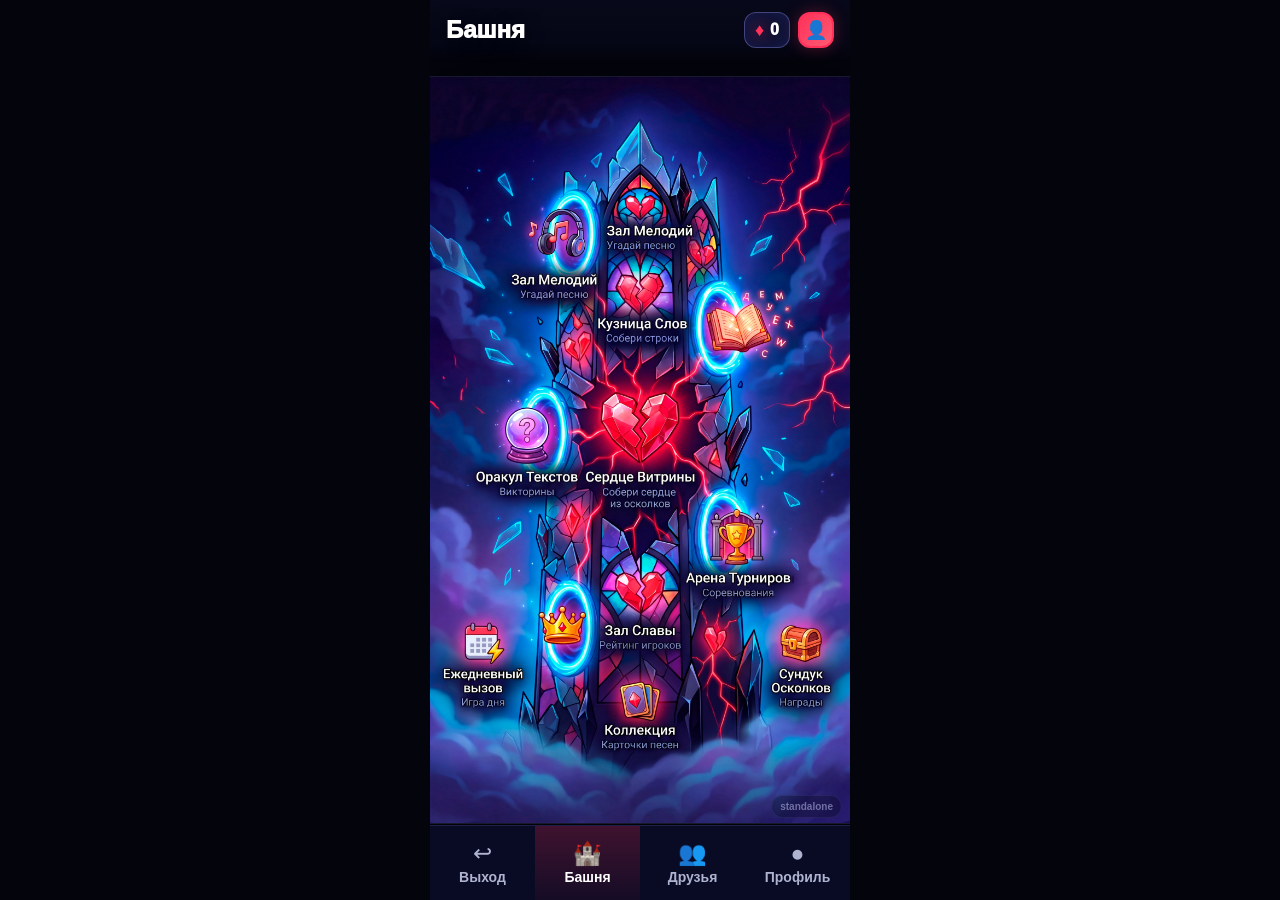
<file: index.html>
<!doctype html>
<html lang="ru">
<head>
  <meta charset="UTF-8">
  <meta name="viewport" content="width=device-width,initial-scale=1,viewport-fit=cover">
  <meta name="color-scheme" content="dark">
  <meta name="theme-color" content="#07091a">
  <title>Башня · Game Center</title>
  <meta name="description" content="Музыкальный игровой центр Витрина Разбита">
  <link rel="stylesheet" href="./styles.css">
</head>
<body data-mode="play">
  <main class="bt-app" id="app">
    <section class="bt-scene" id="scene" aria-label="Башня">
      
      <!-- Верхнее меню теперь привязано к экрану, а не к картинке башни -->
      <header class="bt-topbar" aria-label="Профиль Game Center">
        <div class="bt-title">
          <h1>Башня</h1>
        </div>
        <div class="bt-profile">
          <div class="bt-shards">
            <span class="bt-shard-icon">♦</span>
            <b id="shards-count">0</b>
            <small>осколков</small>
          </div>
          <div class="bt-avatar" id="avatar-box">👤</div>
        </div>
      </header>

      <!-- Мир (сама картинка и кликабельные зоны) -->
      <div class="bt-world" id="world">
        <img class="bt-bg" id="bg-image" src="./assets/tower/bg.webp" alt="Башня" decoding="async" fetchpriority="high">

        <button class="bt-hotspot hotspot-melody" type="button" data-door="melody" aria-label="Зал Мелодий"></button>
        <button class="bt-hotspot hotspot-words" type="button" data-door="words" aria-label="Кузница Слов"></button>
        <button class="bt-hotspot hotspot-oracle" type="button" data-door="oracle" aria-label="Оракул Текстов"></button>
        <button class="bt-hotspot hotspot-heart" type="button" data-door="heart" aria-label="Сердце Витрины"></button>
        <button class="bt-hotspot hotspot-arena" type="button" data-door="arena" aria-label="Арена Турниров"></button>
        <button class="bt-hotspot hotspot-fame" type="button" data-door="fame" aria-label="Зал Славы"></button>
        <button class="bt-hotspot hotspot-daily" type="button" data-door="daily" aria-label="Ежедневный вызов"></button>
        <button class="bt-hotspot hotspot-chest" type="button" data-door="chest" aria-label="Сундук Осколков"></button>
        <button class="bt-hotspot hotspot-collection" type="button" data-door="collection" aria-label="Коллекция"></button>
      </div>

      <!-- Нижнее меню привязано к низу экрана -->
      <footer class="bt-nav" aria-label="Навигация Game Center">
        <button class="bt-nav-item nav-exit" type="button" id="exit-game" aria-label="Выход">
          <span>↩</span>
          <b>Выход</b>
        </button>
        <button class="bt-nav-item is-active" type="button" data-tab="tower" id="nav-tower" aria-label="Башня">
          <span>🏰</span>
          <b>Башня</b>
        </button>
        <button class="bt-nav-item" type="button" data-tab="friends" id="nav-friends" aria-label="Друзья">
          <span>👥</span>
          <b>Друзья</b>
        </button>
        <button class="bt-nav-item" type="button" data-door="nav:profile" aria-label="Профиль">
          <span>●</span>
          <b>Профиль</b>
        </button>
      </footer>

      <div class="bt-bridge-pill" id="bridge-pill">bridge: wait</div>
      <div class="bt-toast" id="toast" hidden></div>
    </section>
  </main>

  <script src="./src/app.js" defer></script>
</body>
</html>
</file>
<file: styles.css>
:root{--bt-bg:#07091a;--bt-white:#fff;--bt-red:#ff3159;--bt-cyan:#25e8ff;--bt-muted:#aeb3d0}
*{box-sizing:border-box}
html,body{width:100%;height:100%;margin:0;background:#03040c;color:var(--bt-white);font-family:-apple-system,BlinkMacSystemFont,"Segoe UI",Roboto,sans-serif;overflow:hidden;overscroll-behavior:none}
body{position:fixed;inset:0}
button{font:inherit;color:inherit;-webkit-tap-highlight-color:transparent}
.bt-app,.bt-scene{position:fixed;inset:0;width:100vw;height:100dvh;overflow:hidden;background:#03040c}
.bt-scene{display:grid;place-items:center;touch-action:pan-y;user-select:none;isolation:isolate;width:100%;max-width:420px;margin:0 auto;position:relative}
body[data-mode="play"] .bt-scene{touch-action:none}
.bt-world{position:absolute;left:50%;top:50%;width:min(100vw,calc(100dvh * 9 / 16));height:min(100dvh,calc(100vw * 16 / 9));aspect-ratio:9/16;transform:translate3d(-50%,-50%,0);overflow:hidden;background:#07091a;box-shadow:0 0 0 1px rgba(123,130,210,.18),0 22px 80px rgba(0,0,0,.55)}
.bt-bg{position:absolute;inset:0;z-index:1;width:100%;height:100%;display:block;object-fit:fill;object-position:center center;user-select:none;pointer-events:none}
.bt-topbar{position:absolute;left:0;right:0;top:0;z-index:20;display:flex;align-items:center;justify-content:space-between;gap:10px;padding:calc(12px + env(safe-area-inset-top)) 16px 14px;background:linear-gradient(180deg,rgba(7,8,25,1),rgba(7,8,25,.8) 70%,transparent);border-bottom:none;opacity:0;pointer-events:none;transform:translateY(-8px);transition:opacity .18s ease,transform .18s ease}
body[data-mode="play"] .bt-topbar{opacity:1;pointer-events:auto;transform:translateY(0)}
.bt-title{min-width:0}
.bt-title h1{margin:0;font-size:24px;line-height:1;font-weight:950;text-shadow:0 4px 18px rgba(0,0,0,.5)}
.bt-profile{display:flex;align-items:center;gap:8px;flex-shrink:0}
.bt-shards{min-width:auto;min-height:36px;display:grid;grid-template-columns:auto auto;align-items:center;column-gap:6px;padding:4px 10px;border-radius:12px;background:rgba(19,21,58,.74);border:1px solid rgba(111,119,200,.52);box-shadow:inset 0 0 18px rgba(55,74,185,.2)}
.bt-shard-icon{color:var(--bt-red);font-size:18px;line-height:1;text-shadow:0 0 14px rgba(255,49,89,.75)}
.bt-shards b{font-size:16px;line-height:1;font-weight:950}
.bt-shards small{display:none}
.bt-avatar{width:36px;height:36px;border-radius:12px;display:grid;place-items:center;overflow:hidden;background:linear-gradient(135deg,#ff3159,#ff5a72);border:2px solid #ff3159;box-shadow:0 0 16px rgba(255,49,89,.3);font-size:18px}
.bt-avatar img{width:100%;height:100%;display:block;object-fit:cover}
.bt-hotspot,.bt-nav-item{position:absolute;z-index:15;border:0;padding:0;margin:0;background:transparent;cursor:pointer;transform:translate(-50%,-50%);border-radius:22px}
.bt-hotspot{pointer-events:none}
body[data-mode="play"] .bt-hotspot{pointer-events:auto}
.bt-hotspot:focus-visible,.bt-nav-item:focus-visible{outline:2px solid rgba(37,232,255,.95);outline-offset:2px;box-shadow:0 0 24px rgba(37,232,255,.35)}
body[data-mode="play"] .bt-hotspot:active{background:rgba(37,232,255,.08);box-shadow:0 0 22px rgba(37,232,255,.18)}
.hotspot-melody{left:31%;top:27%;width:34%;height:15%}
.hotspot-words{left:62%;top:33%;width:34%;height:15%}
.hotspot-oracle{left:23%;top:48%;width:34%;height:15%}
.hotspot-heart{left:51%;top:58%;width:34%;height:16%}
.hotspot-arena{left:78%;top:57%;width:34%;height:15%}
.hotspot-fame{left:46%;top:72%;width:34%;height:14%}
.hotspot-daily{left:18%;top:78%;width:35%;height:14%}
.hotspot-chest{left:82%;top:79%;width:35%;height:14%}
.hotspot-collection{left:51%;top:88%;width:38%;height:13%}
.bt-nav{position:absolute;left:0;right:0;bottom:0;z-index:22;display:grid;grid-template-columns:repeat(4,1fr);min-height:64px;padding-bottom:env(safe-area-inset-bottom);background:#090a23;border-top:1px solid rgba(111,119,200,.2);opacity:0;pointer-events:none;transform:translateY(10px);transition:opacity .18s ease,transform .18s ease}
body[data-mode="play"] .bt-nav{opacity:1;pointer-events:auto;transform:translateY(0)}
.bt-nav-item{position:relative;inset:auto;transform:none;width:100%;height:100%;min-height:74px;display:flex;flex-direction:column;align-items:center;justify-content:center;gap:5px;color:#aeb3d0;border-radius:0}
.bt-nav-item span{font-size:23px;line-height:1}
.bt-nav-item b{font-size:14px;line-height:1;font-weight:900}
.bt-nav-item:active{background:rgba(255,255,255,.06)}
.bt-nav-item.nav-exit{color:var(--bt-muted);background:transparent}
.bt-nav-item.nav-exit:active{background:rgba(255,49,89,.15);color:#fff}
.bt-nav-item.is-active{color:#fff;background:linear-gradient(180deg,rgba(255,49,89,.22),rgba(255,49,89,.05))}
.bt-bridge-pill{position:absolute;right:8px;bottom:8px;z-index:40;padding:5px 8px;border-radius:999px;background:rgba(3,5,17,.52);border:1px solid rgba(123,130,210,.22);color:#aeb3d0;font-size:10px;font-weight:800;backdrop-filter:blur(6px);opacity:.55;pointer-events:none}
body[data-mode="play"] .bt-bridge-pill{bottom:calc(82px + env(safe-area-inset-bottom))}
.bt-toast{position:absolute;left:50%;bottom:18px;z-index:50;transform:translateX(-50%);max-width:min(360px,calc(100% - 24px));padding:10px 14px;border-radius:16px;background:rgba(6,8,24,.86);border:1px solid rgba(255,49,89,.35);color:#fff;font-size:13px;font-weight:800;text-align:center;box-shadow:0 12px 30px rgba(0,0,0,.35),0 0 24px rgba(255,49,89,.12);backdrop-filter:blur(10px)}
body[data-mode="play"] .bt-toast{bottom:calc(94px + env(safe-area-inset-bottom))}
.bt-toast:not([hidden]){animation:btToastIn .18s ease-out both}
@keyframes btToastIn{
from{opacity:0;transform:translateX(-50%) translateY(10px) scale(.96)}
to{opacity:1;transform:translateX(-50%) translateY(0) scale(1)}
}
@media(max-width:430px){
.bt-world{box-shadow:none}
.bt-bridge-pill{display:none}
.bt-topbar{padding-left:12px;padding-right:12px}
.bt-shards{min-width:86px}
.bt-shards small{display:none}
.bt-avatar{width:46px;height:46px}
}
.bt-panel{position:absolute;left:10px;right:10px;top:84px;bottom:calc(86px + env(safe-area-inset-bottom));z-index:28;overflow:auto;padding:12px;border-radius:24px;background:linear-gradient(180deg,rgba(9,11,34,.96),rgba(5,7,20,.98));border:1px solid rgba(123,130,210,.34);box-shadow:0 20px 60px rgba(0,0,0,.58),inset 0 0 28px rgba(37,232,255,.05);backdrop-filter:blur(10px);-webkit-overflow-scrolling:touch}
.bt-panel[hidden]{display:none}
.bt-panel-head{display:flex;align-items:center;gap:10px;margin-bottom:12px}
.bt-panel-back{width:42px;height:42px;flex-shrink:0;border:1px solid rgba(255,255,255,.12);border-radius:14px;background:rgba(255,255,255,.06);color:#fff;font-size:34px;line-height:1;cursor:pointer}
.bt-panel-head h2{margin:0;font-size:24px;line-height:1;font-weight:950}
.bt-panel-head p{margin:4px 0 0;color:var(--bt-muted);font-size:12px;line-height:1.25}
.bt-games-list{display:grid;gap:10px}
.bt-game-card{width:100%;min-height:118px;display:grid;grid-template-columns:58px 1fr auto;align-items:center;gap:12px;border:1px solid rgba(255,255,255,.1);border-radius:20px;padding:12px;background:radial-gradient(circle at 10% 10%,rgba(255,49,89,.22),transparent 38%),linear-gradient(135deg,rgba(255,49,89,.13),rgba(37,232,255,.06)),rgba(16,20,50,.92);color:#fff;text-align:left;cursor:pointer;box-shadow:0 12px 28px rgba(0,0,0,.28)}
.bt-game-card:active{transform:scale(.985)}
.bt-game-card-soon{opacity:.58;cursor:default}
.bt-game-icon{width:58px;height:58px;border-radius:18px;display:grid;place-items:center;background:linear-gradient(135deg,rgba(255,49,89,.92),rgba(124,77,255,.74));font-size:30px;box-shadow:0 0 24px rgba(255,49,89,.22)}
.bt-game-info{min-width:0}
.bt-game-info h3{margin:0 0 5px;font-size:18px;font-weight:950}
.bt-game-info p{margin:0;color:#c6cbed;font-size:12px;line-height:1.3}
.bt-game-tags{display:flex;flex-wrap:wrap;gap:5px;margin-top:8px}
.bt-game-tags span{padding:3px 7px;border-radius:999px;background:rgba(37,232,255,.1);border:1px solid rgba(37,232,255,.18);color:#bff8ff;font-size:10px;font-weight:900;text-transform:uppercase}
.bt-game-arrow{color:#fff;font-size:30px;opacity:.72}
@media(max-width:430px){
.bt-panel{left:8px;right:8px;top:78px;bottom:calc(82px + env(safe-area-inset-bottom));border-radius:20px}
.bt-game-card{grid-template-columns:50px 1fr auto;gap:10px;padding:10px}
.bt-game-icon{width:50px;height:50px;border-radius:16px;font-size:26px}
}
.bt-game-host{position:absolute;inset:0;z-index:35;display:flex;flex-direction:column;background:#03040c}
.bt-game-host[hidden]{display:none}
.bt-game-frame{display:block;width:100%;flex:1;min-height:0;border:0;background:#03040c}
@media(prefers-reduced-motion:reduce){
.bt-toast:not([hidden]),.bt-topbar,.bt-nav{transition:none;animation:none}
}
.bt-panel.bt-panel-friends{inset:76px 0 calc(68px + env(safe-area-inset-bottom));padding:0;border:0;border-radius:0;background:#07091a;box-shadow:none;overflow:hidden}
.bt-friends-host{width:100%;height:100%;overflow:auto}
.bt-friends-host.vf-app{max-width:none;padding:12px;background:linear-gradient(180deg,rgba(10,13,38,.98),rgba(5,7,20,.99))}
.bt-friends-host .vf-head{margin-top:2px}
.bt-friends-error,.gc-friends-loading{padding:24px;color:#aeb5dc;text-align:center;font-size:13px;line-height:1.5}
</file>
